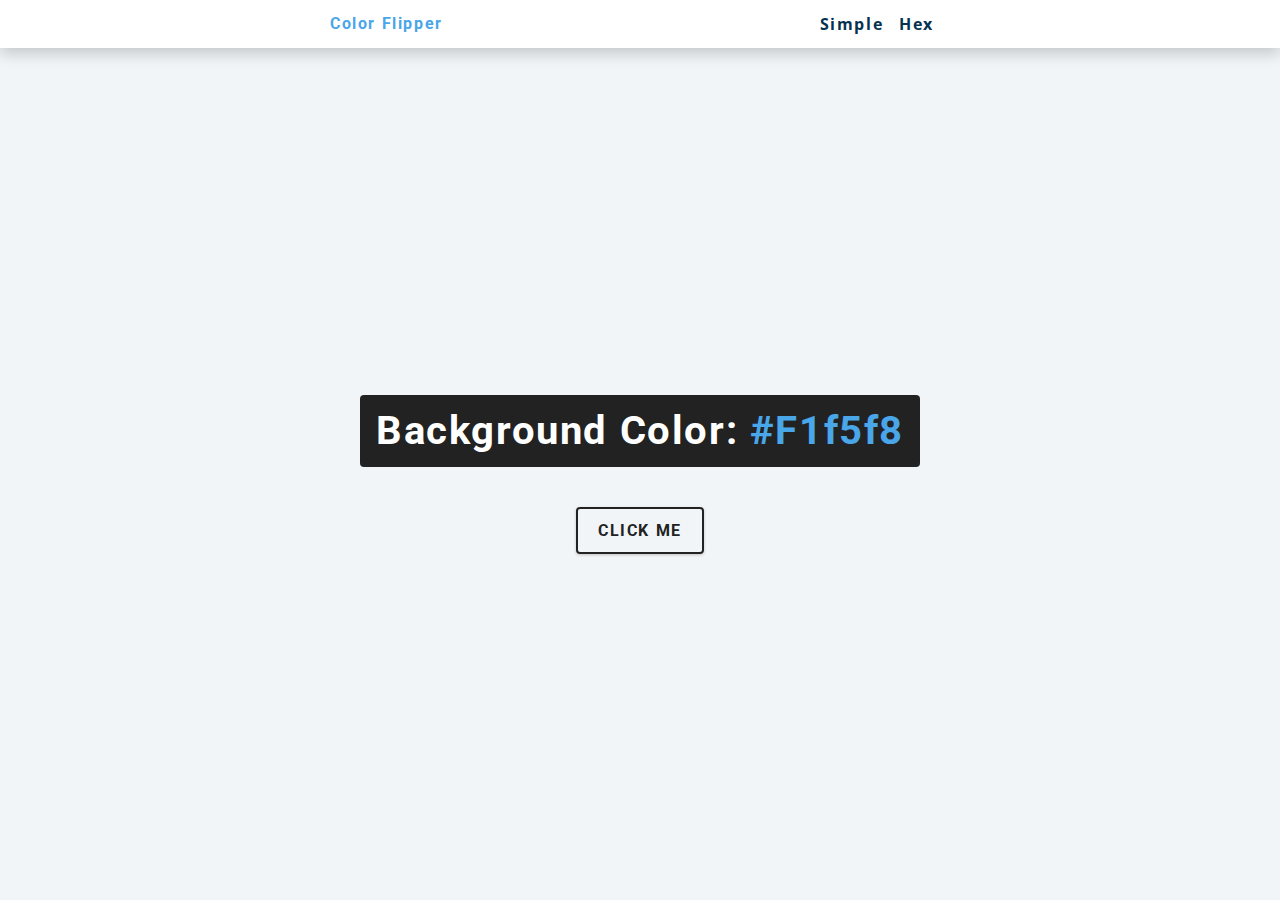
<file: 01-color-flip/index.html>
<!DOCTYPE html>
<html lang="en">
  <head>
    <meta charset="UTF-8" />
    <meta name="viewport" content="width=device-width, initial-scale=1.0" />
    <script src="app.js" defer></script>
    <title>UniversalOxygen||Color Flipper||Simple</title>

    <!-- styles -->
    <link rel="stylesheet" href="styles.css" />
  </head>
  <body>
    <nav>
      <div class="nav-center">
        <h4>color flipper</h4>
        <ul class="nav-links">
          <li>
            <a href="index.html">simple</a>
          </li>
          <li>
            <a href="hex.html">hex</a>
          </li>
        </ul>
      </div>
    </nav>
    <main>
      <div class="container">
        <h2>background color: <span class="color">#f1f5f8</span></h2>
        <button class="btn btn-hero" id="btn">click me</button>
      </div>
    </main>
  </body>
</html>
</file>
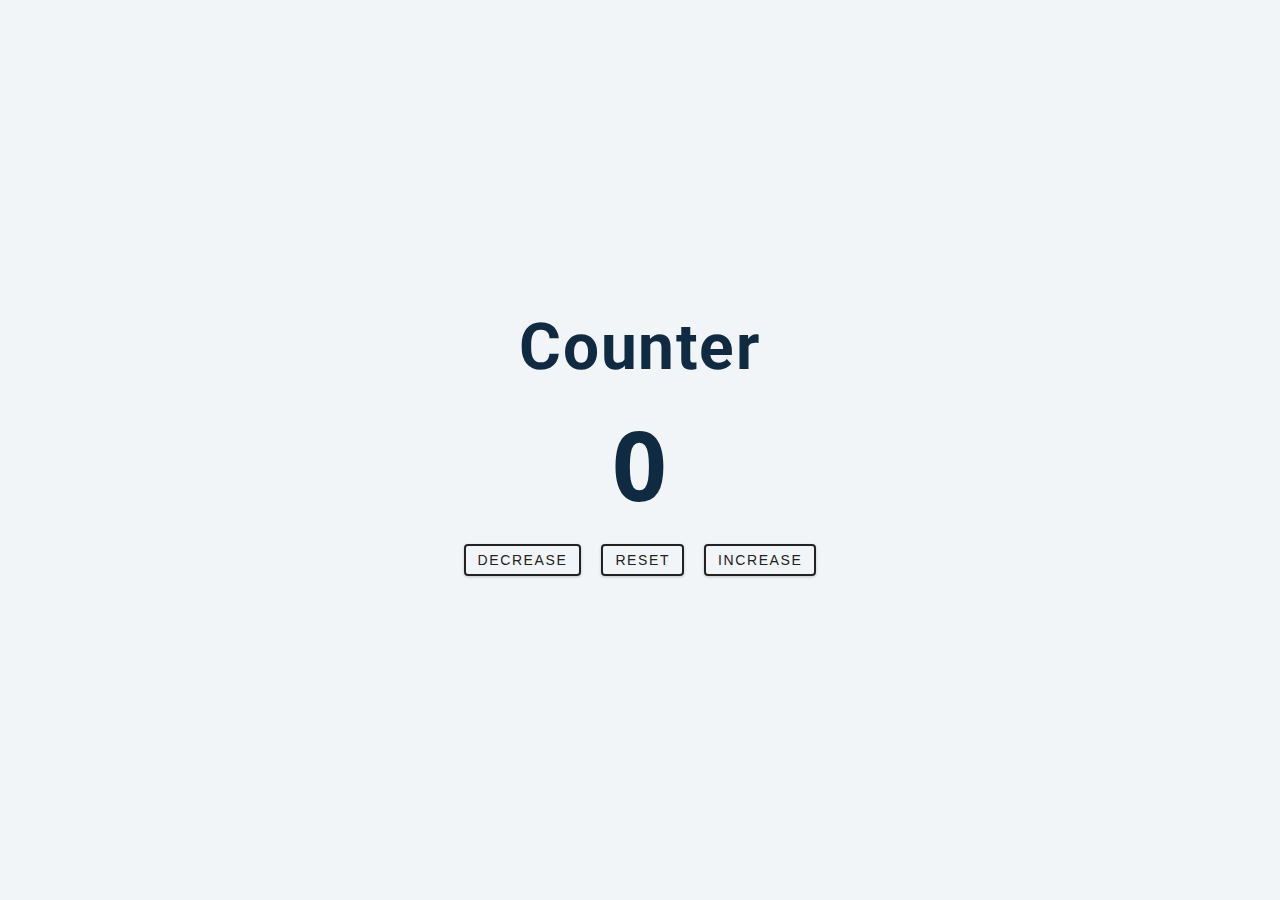
<file: 02-COUNTER/index.html>
<!DOCTYPE html>
<html lang="en">
  <head>
    <meta charset="UTF-8" />
    <meta name="viewport" content="width=device-width, initial-scale=1.0" />
    <link rel="stylesheet" href="styles.css" />
    <script src="app.js" defer></script>
    <title>UniversalOxygen||Counter</title>
  </head>
  <body>
    <main>
      <div class="container">
        <h1>Counter</h1>
        <span id="value">0</span>
        <div class="button-container">
          <button class="btn decrease">DECREASE</button>
          <button class="btn reset" >RESET</button>
          <button class="btn increase">INCREASE</button>
        </div>
      </div>
    </main>
  </body>
</html>
</file>
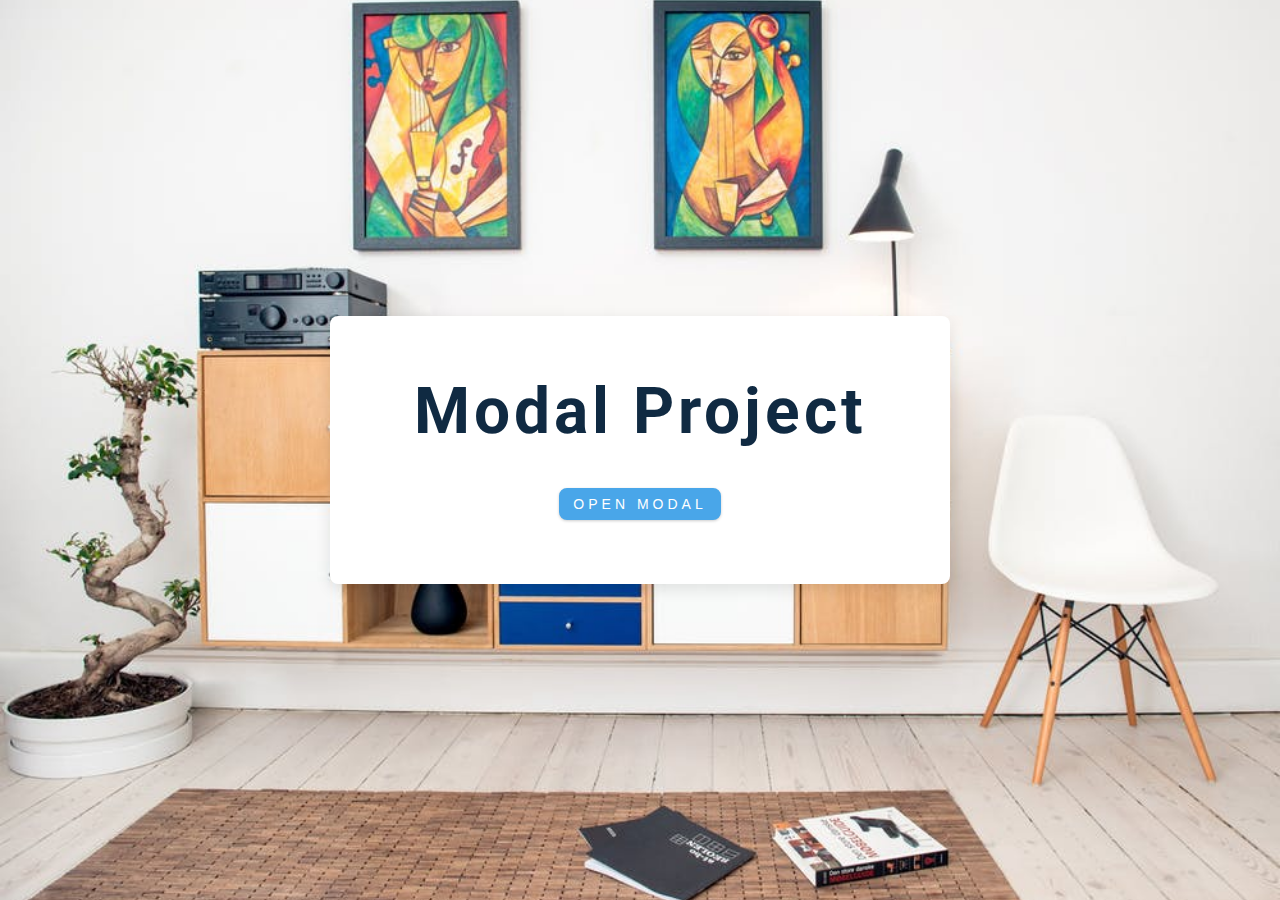
<file: 06-MODAL/index.html>
<!DOCTYPE html>
<html lang="en">
  <head>
    <meta charset="UTF-8" />
    <meta name="viewport" content="width=device-width, initial-scale=1.0" />
    
    <script src="app.js" defer></script>
    <title>UniversalOxygen||Modal</title>
    <!-- font-awesome -->
    <link
      rel="stylesheet"
      href="https://cdnjs.cloudflare.com/ajax/libs/font-awesome/5.14.0/css/all.min.css"
    />
    <!-- styles -->
    <link rel="stylesheet" href="styles.css" />
  </head>
  <body>
    <header class="hero">
      <div class="banner">
        <h1>modal project</h1>
        <button class="btn modal-btn">
          open modal
        </button>
      </div>
    </header>
    <div class="modal-overlay">
      <div class="modal-container">
        <h3>I'm UniversalOxygen</h3>

        <button class="close-btn">
          <i class="fas fa-times"></i>
        </button>
      </div>
    </div>
  </body>
</html>
</file>
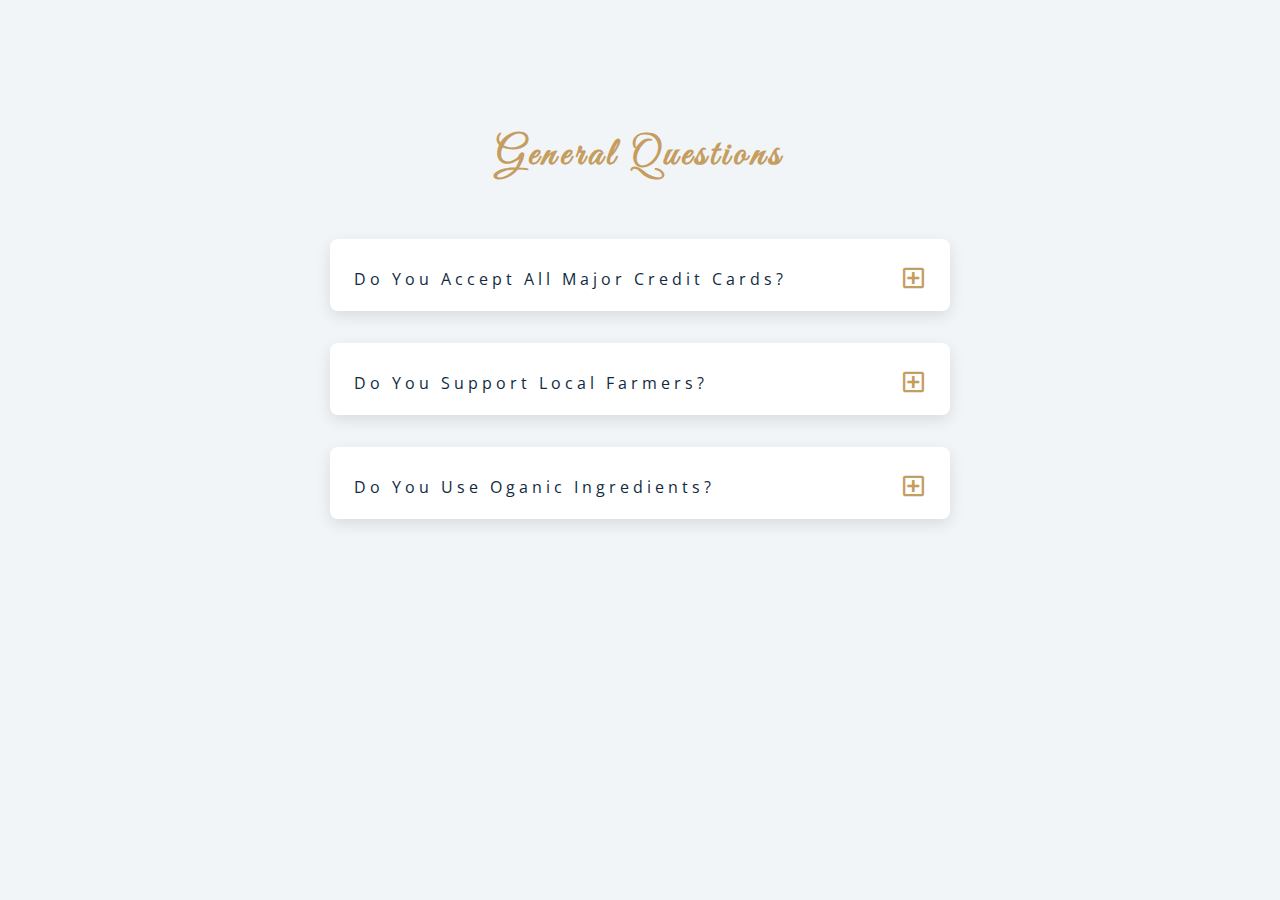
<file: 07-QUESTION/index.html>
<!DOCTYPE html>
<html lang="en">
  <head>
    <meta charset="UTF-8" />
    <meta name="viewport" content="width=device-width, initial-scale=1.0" />
    <script src="app.js" defer></script>
    <title>UniversalOxygen||Q & A</title>
    <link
      rel="stylesheet"
      href="https://cdnjs.cloudflare.com/ajax/libs/font-awesome/5.14.0/css/all.min.css"
    />
    <link
      href="https://fonts.googleapis.com/css?family=Great+Vibes&display=swap"
      rel="stylesheet"
    />
    <link rel="stylesheet" href="styles.css" />
  </head>
  <body>
    <section class="questions">
      <div class="title">
        <h2>General Questions</h2>
      </div>
      <div class="section-center">
        <article class="question">
          <div class="question-title">
            <p>Do you accept all major credit cards?</p>
            <button class="question-btn" type="button">
              <span class="plus-icon">
                <i class="far fa-plus-square"></i>
              </span>
              <span class="minus-icon">
                <i class="far fa-minus-square"></i>
              </span>
            </button>
          </div>
          <div class="question-text">
            <p>
              Lorem ipsum dolor sit, amet consectetur adipisicing elit. Perspiciatis nobis voluptates repellat neque praesentium natus tenetur totam minima temporibus. Ad veniam blanditiis deserunt fugit fuga tempore, molestias delectus eos nostrum quia voluptas itaque adipisci libero quo sequi eius dolores iusto!
            </p>
          </div>
        </article>
        <article class="question">
          <div class="question-title">
            <p>Do you support local farmers?</p>
            <button class="question-btn" type="button">
              <span class="plus-icon">
                <i class="far fa-plus-square"></i>
              </span>
              <span class="minus-icon">
                <i class="far fa-minus-square"></i>
              </span>
            </button>
          </div>
          <div class="question-text">
            <p>
              Lorem ipsum dolor sit, amet consectetur adipisicing elit. Perspiciatis nobis voluptates repellat neque praesentium natus tenetur totam minima temporibus. Ad veniam blanditiis deserunt fugit fuga tempore, molestias delectus eos nostrum quia voluptas itaque adipisci libero quo sequi eius dolores iusto!
            </p>
          </div>
        </article>
        <article class="question">
          <div class="question-title">
            <p>Do you use Oganic ingredients?</p>
            <button class="question-btn" type="button">
              <span class="plus-icon">
                <i class="far fa-plus-square"></i>
              </span>
              <span class="minus-icon">
                <i class="far fa-minus-square"></i>
              </span>
            </button>
          </div>
          <div class="question-text">
            <p>
              Lorem ipsum dolor sit, amet consectetur adipisicing elit. Perspiciatis nobis voluptates repellat neque praesentium natus tenetur totam minima temporibus. Ad veniam blanditiis deserunt fugit fuga tempore, molestias delectus eos nostrum quia voluptas itaque adipisci libero quo sequi eius dolores iusto!
            </p>
          </div>
        </article>
      </div>
    </section>
  </body>
</html>
</file>
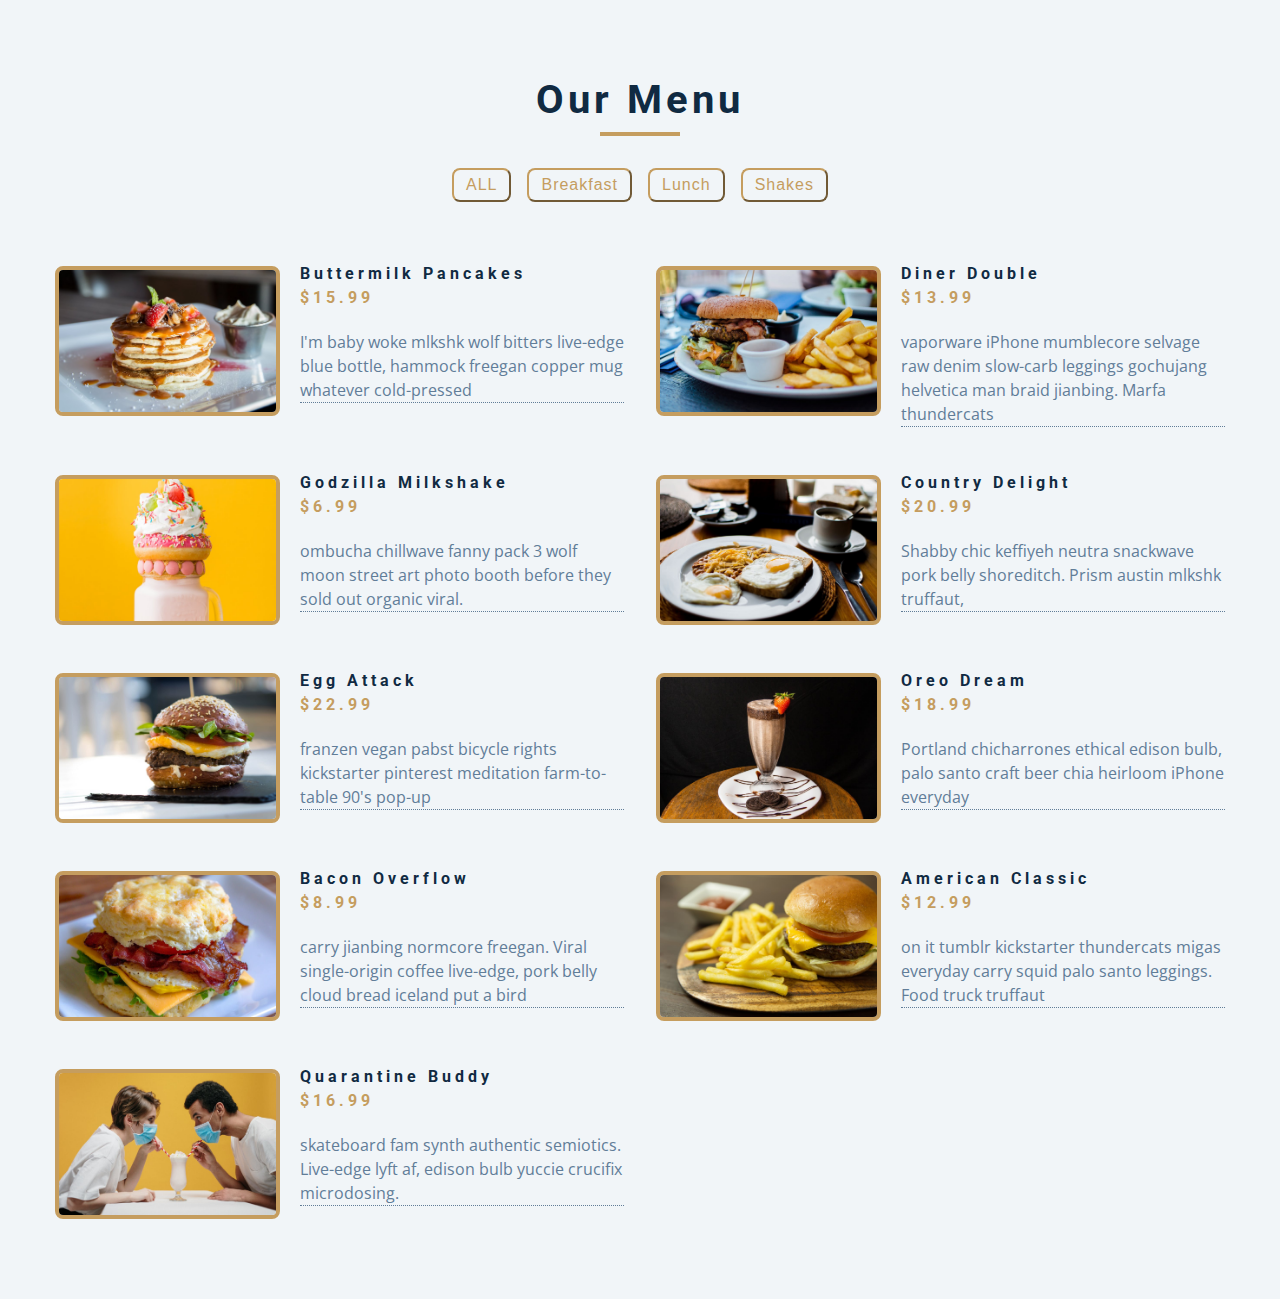
<file: 08-MENU/index.html>
<!DOCTYPE html>
<html lang="en">
  <head>
    <meta charset="UTF-8" />
    <meta name="viewport" content="width=device-width, initial-scale=1.0" />
    <script src="app.js" defer></script>
    <link rel="stylesheet" href="styles.css" />
    <title>UniversalOxygen||Starter</title>
    <link
      rel="stylesheet"
      href="https://cdnjs.cloudflare.com/ajax/libs/font-awesome/5.14.0/css/all.min.css"
    />
  </head>
  <body>
    <section class="menu">
      <div class="title">
        <h2>our menu</h2>
        <div class="underline"></div>
      </div>
      <div class="btn-container">
        <button class="filter-btn" type="button" data-id="all">ALL</button>
        <button class="filter-btn" type="button" data-id="breakfast">breakfast</button>
        <button class="filter-btn" type="button" data-id="lunch">lunch</button>
        <button class="filter-btn" type="button" data-id="shakes">shakes</button>
      </div>
      <div class="section-center">
        <article class="menu-item">
          <img src="./menu-item.jpeg" class="photo" alt="menu item">
          <div class="item-info">
            <h4>buttermilk pancakes</h4>
            <h4 class="price">$15</h4>
            <header>
              <p class="item-text">
                Lorem ipsum dolor sit amet consectetur, adipisicing elit. Fugit similique quos voluptatum adipisci? Alias doloremque hic minima repellat, ullam aspernatur?
              </p>
            </header>
          </div>
        </article>
      </div>
    </section>
  </body>
</html>
</file>
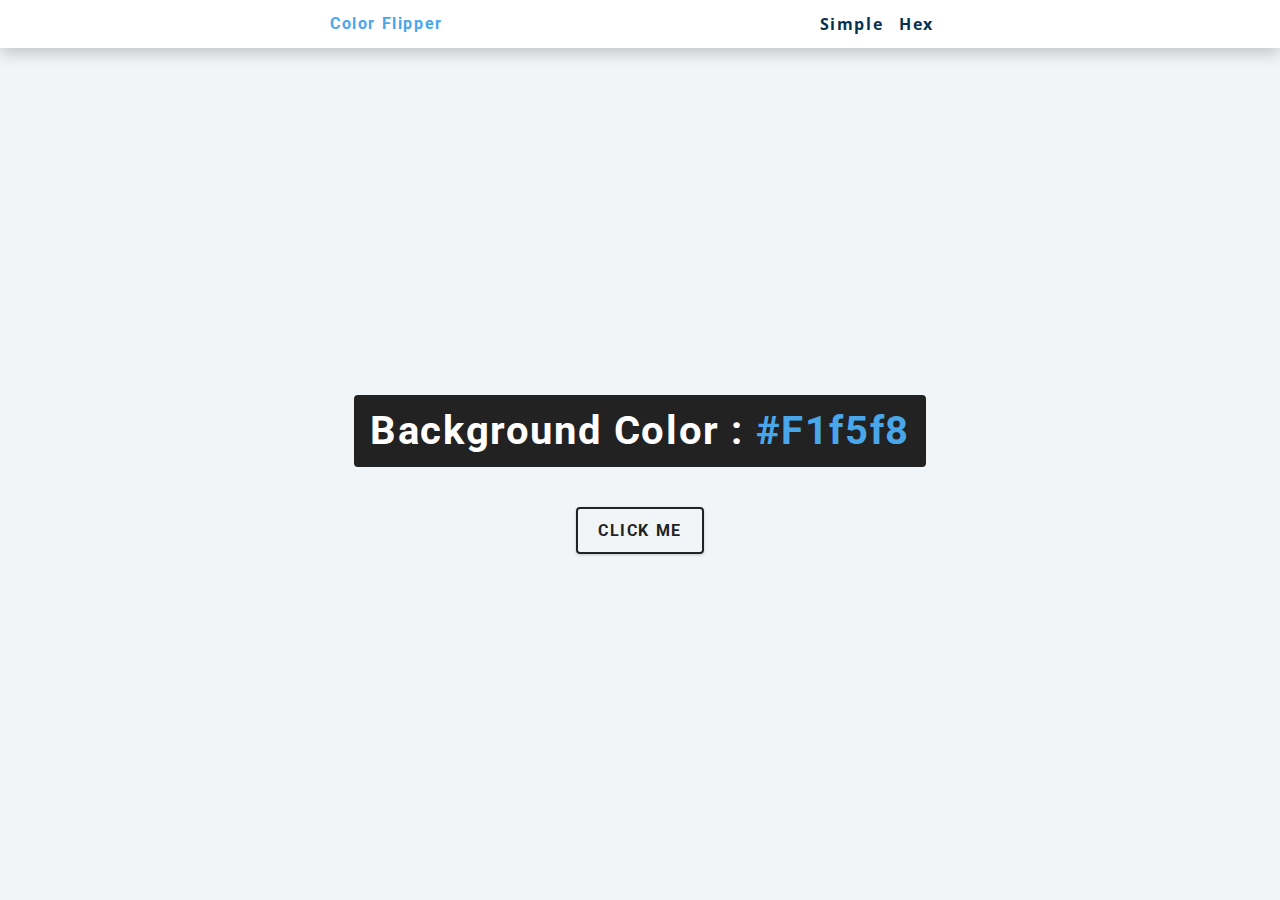
<file: 01-color-flip/hex.html>
<!DOCTYPE html>
<html lang="en">
  <head>
    <meta charset="UTF-8" />
    <meta name="viewport" content="width=device-width, initial-scale=1.0" />
    <script src="hex.js" defer></script>
    <title>
      UniversalOxygen||Color Flipper||Hex
    </title>

    <!-- styles -->
    <link rel="stylesheet" href="styles.css" />
  </head>

  <body>
    <nav>
      <div class="nav-center">
        <h4>color flipper</h4>
        <ul class="nav-links">
          <li><a href="index.html">simple</a></li>
          <li><a href="hex.html">hex</a></li>
        </ul>
      </div>
    </nav>
    <main>
      <div class="container">
        <h2>background color : <span class="color">#f1f5f8</span></h2>
        <button class="btn btn-hero" id="btn">click me</button>
      </div>
    </main>
    <!-- javascript -->
  </body>
</html>
</file>
<file: 01-color-flip/styles.css>
/*
=============== 
Fonts
===============
*/
@import url("https://fonts.googleapis.com/css?family=Open+Sans|Roboto:400,700&display=swap");

/*
=============== 
Variables
===============
*/
 
:root {
  /* dark shades of primary color*/
  --clr-primary-1: hsl(205, 86%, 17%);
  --clr-primary-2: hsl(205, 77%, 27%);
  --clr-primary-3: hsl(205, 72%, 37%);
  --clr-primary-4: hsl(205, 63%, 48%);
  /* primary/main color */
  --clr-primary-5: hsl(205, 78%, 60%);
  /* lighter shades of primary color */
  --clr-primary-6: hsl(205, 89%, 70%);
  --clr-primary-7: hsl(205, 90%, 76%);
  --clr-primary-8: hsl(205, 86%, 81%);
  --clr-primary-9: hsl(205, 90%, 88%);
  --clr-primary-10: hsl(205, 100%, 96%);
  /* darkest grey - used for headings */
  --clr-grey-1: hsl(209, 61%, 16%);
  --clr-grey-2: hsl(211, 39%, 23%);
  --clr-grey-3: hsl(209, 34%, 30%);
  --clr-grey-4: hsl(209, 28%, 39%);
  /* grey used for paragraphs */
  --clr-grey-5: hsl(210, 22%, 49%);
  --clr-grey-6: hsl(209, 23%, 60%);
  --clr-grey-7: hsl(211, 27%, 70%);
  --clr-grey-8: hsl(210, 31%, 80%);
  --clr-grey-9: hsl(212, 33%, 89%);
  --clr-grey-10: hsl(210, 36%, 96%);
  --clr-white: #fff;
  --clr-red-dark: hsl(360, 67%, 44%);
  --clr-red-light: hsl(360, 71%, 66%);
  --clr-green-dark: hsl(125, 67%, 44%);
  --clr-green-light: hsl(125, 71%, 66%);
  --clr-black: #222;
  --ff-primary: "Roboto", sans-serif;
  --ff-secondary: "Open Sans", sans-serif;
  --transition: all 0.3s linear;
  --spacing: 0.1rem;
  --radius: 0.25rem;
  --light-shadow: 0 5px 15px rgba(0, 0, 0, 0.1);
  --dark-shadow: 0 5px 15px rgba(0, 0, 0, 0.2);
  --max-width: 1170px;
  --fixed-width: 620px;
}
/*
=============== 
Global Styles
===============
*/

*,
::after,
::before {
  margin: 0;
  padding: 0;
  box-sizing: border-box;
}
body {
  font-family: var(--ff-secondary);
  background: var(--clr-grey-10);
  color: var(--clr-grey-1);
  line-height: 1.5;
  font-size: 0.875rem;
}
ul {
  list-style-type: none;
}
a {
  text-decoration: none;
}
h1,
h2,
h3,
h4 {
  letter-spacing: var(--spacing);
  text-transform: capitalize;
  line-height: 1.25;
  margin-bottom: 0.75rem;
  font-family: var(--ff-primary);
}
h1 {
  font-size: 3rem;
}
h2 {
  font-size: 2rem;
}
h3 {
  font-size: 1.25rem;
}
h4 {
  font-size: 0.875rem;
}
p {
  margin-bottom: 1.25rem;
  color: var(--clr-grey-5);
}
@media screen and (min-width: 800px) {
  h1 {
    font-size: 4rem;
  }
  h2 {
    font-size: 2.5rem;
  }
  h3 {
    font-size: 1.75rem;
  }
  h4 {
    font-size: 1rem;
  }
  body {
    font-size: 1rem;
  }
  h1,
  h2,
  h3,
  h4 {
    line-height: 1;
  }
}
/*  global classes */

/* section */
.section {
  padding: 5rem 0;
}

.section-center {
  width: 90vw;
  margin: 0 auto;
  max-width: 1170px;
}
@media screen and (min-width: 992px) {
  .section-center {
    width: 95vw;
  }
}
main {
  min-height: 100vh;
  display: grid;
  place-items: center;
}

/*
=============== 
Nav
===============
*/
nav {
  background: var(--clr-white);
  height: 3rem;
  display: grid;
  align-items: center;
  box-shadow: var(--dark-shadow);
}
.nav-center {
  width: 90vw;
  max-width: var(--fixed-width);
  margin: 0 auto;
  display: flex;
  align-items: center;
  justify-content: space-between;
}
.nav-center h4 {
  margin-bottom: 0;
  color: var(--clr-primary-5);
}
.nav-links {
  display: flex;
}
nav a {
  text-transform: capitalize;
  font-weight: 700;
  font-size: 1rem;
  color: var(--clr-primary-1);
  letter-spacing: var(--spacing);
  margin-right: 1rem;
}
nav a:hover {
  color: var(--clr-primary-5);
}
/*
=============== 
Container
===============
*/
main {
  min-height: calc(100vh - 3rem);
  display: grid;
  place-items: center;
}
.container {
  text-align: center;
}
.container h2 {
  background: var(--clr-black);
  color: var(--clr-white);
  padding: 1rem;
  border-radius: var(--radius);
  margin-bottom: 2.5rem;
}
.color {
  color: var(--clr-primary-5);
}
.btn-hero {
  font-family: var(--ff-primary);
  text-transform: uppercase;
  background: transparent;
  color: var(--clr-black);
  letter-spacing: var(--spacing);
  display: inline-block;
  font-weight: 700;
  transition: var(--transition);
  border: 2px solid var(--clr-black);
  cursor: pointer;
  box-shadow: 0 1px 3px rgba(0, 0, 0, 0.2);
  border-radius: var(--radius);
  font-size: 1rem;
  padding: 0.75rem 1.25rem;
}
.btn-hero:hover {
  color: var(--clr-white);
  background: var(--clr-black);
}
</file>
<file: 02-COUNTER/styles.css>
/*
=============== 
Fonts
===============
*/
@import url("https://fonts.googleapis.com/css?family=Open+Sans|Roboto:400,700&display=swap");

/*
=============== 
Variables
===============
*/

:root {
  /* dark shades of primary color*/
  --clr-primary-1: hsl(205, 86%, 17%);
  --clr-primary-2: hsl(205, 77%, 27%);
  --clr-primary-3: hsl(205, 72%, 37%);
  --clr-primary-4: hsl(205, 63%, 48%);
  /* primary/main color */
  --clr-primary-5: hsl(205, 78%, 60%);
  /* lighter shades of primary color */
  --clr-primary-6: hsl(205, 89%, 70%);
  --clr-primary-7: hsl(205, 90%, 76%);
  --clr-primary-8: hsl(205, 86%, 81%);
  --clr-primary-9: hsl(205, 90%, 88%);
  --clr-primary-10: hsl(205, 100%, 96%);
  /* darkest grey - used for headings */
  --clr-grey-1: hsl(209, 61%, 16%);
  --clr-grey-2: hsl(211, 39%, 23%);
  --clr-grey-3: hsl(209, 34%, 30%);
  --clr-grey-4: hsl(209, 28%, 39%);
  /* grey used for paragraphs */
  --clr-grey-5: hsl(210, 22%, 49%);
  --clr-grey-6: hsl(209, 23%, 60%);
  --clr-grey-7: hsl(211, 27%, 70%);
  --clr-grey-8: hsl(210, 31%, 80%);
  --clr-grey-9: hsl(212, 33%, 89%);
  --clr-grey-10: hsl(210, 36%, 96%);
  --clr-white: #fff;
  --clr-red-dark: hsl(360, 67%, 44%);
  --clr-red-light: hsl(360, 71%, 66%);
  --clr-green-dark: hsl(125, 67%, 44%);
  --clr-green-light: hsl(125, 71%, 66%);
  --clr-black: #222;
  --ff-primary: "Roboto", sans-serif;
  --ff-secondary: "Open Sans", sans-serif;
  --transition: all 0.3s linear;
  --spacing: 0.1rem;
  --radius: 0.25rem;
  --light-shadow: 0 5px 15px rgba(0, 0, 0, 0.1);
  --dark-shadow: 0 5px 15px rgba(0, 0, 0, 0.2);
  --max-width: 1170px;
  --fixed-width: 620px;
}
/*
=============== 
Global Styles
===============
*/

*,
::after,
::before {
  margin: 0;
  padding: 0;
  box-sizing: border-box;
}
body {
  font-family: var(--ff-secondary);
  background: var(--clr-grey-10);
  color: var(--clr-grey-1);
  line-height: 1.5;
  font-size: 0.875rem;
}
ul {
  list-style-type: none;
}
a {
  text-decoration: none;
}
h1,
h2,
h3,
h4 {
  letter-spacing: var(--spacing);
  text-transform: capitalize;
  line-height: 1.25;
  margin-bottom: 0.75rem;
  font-family: var(--ff-primary);
}
h1 {
  font-size: 3rem;
}
h2 {
  font-size: 2rem;
}
h3 {
  font-size: 1.25rem;
}
h4 {
  font-size: 0.875rem;
}
p {
  margin-bottom: 1.25rem;
  color: var(--clr-grey-5);
}
@media screen and (min-width: 800px) {
  h1 {
    font-size: 4rem;
  }
  h2 {
    font-size: 2.5rem;
  }
  h3 {
    font-size: 1.75rem;
  }
  h4 {
    font-size: 1rem;
  }
  body {
    font-size: 1rem;
  }
  h1,
  h2,
  h3,
  h4 {
    line-height: 1;
  }
}
/*  global classes */

/* section */
.section {
  padding: 5rem 0;
}

.section-center {
  width: 90vw;
  margin: 0 auto;
  max-width: 1170px;
}
@media screen and (min-width: 992px) {
  .section-center {
    width: 95vw;
  }
}
main {
  min-height: 100vh;
  display: grid;
  place-items: center;
}

/*
=============== 
Counter
===============
*/

main {
  min-height: 100vh;
  display: grid;
  place-items: center;
}
.container {
  text-align: center;
}
#value {
  font-size: 6rem;
  font-weight: bold;
}
.btn {
  text-transform: uppercase;
  background: transparent;
  color: var(--clr-black);
  padding: 0.375rem 0.75rem;
  letter-spacing: var(--spacing);
  display: inline-block;
  transition: var(--transition);
  font-size: 0.875rem;
  border: 2px solid var(--clr-black);
  cursor: pointer;
  box-shadow: 0 1px 3px rgba(0, 0, 0, 0.2);
  border-radius: var(--radius);
  margin: 0.5rem;
}
.btn:hover {
  color: var(--clr-white);
  background: var(--clr-black);
}
</file>
<file: 06-MODAL/styles.css>
/*
=============== 
Fonts
===============
*/
@import url("https://fonts.googleapis.com/css?family=Open+Sans|Roboto:400,700&display=swap");

/*
=============== 
Variables
===============
*/

:root {
  /* dark shades of primary color*/
  --clr-primary-1: hsl(205, 86%, 17%);
  --clr-primary-2: hsl(205, 77%, 27%);
  --clr-primary-3: hsl(205, 72%, 37%);
  --clr-primary-4: hsl(205, 63%, 48%);
  /* primary/main color */
  --clr-primary-5: #49a6e9;
  /* --clr-primary-5: rgb(73, 166, 233); */
  /* lighter shades of primary color */
  --clr-primary-6: hsl(205, 89%, 70%);
  --clr-primary-7: hsl(205, 90%, 76%);
  --clr-primary-8: hsl(205, 86%, 81%);
  --clr-primary-9: hsl(205, 90%, 88%);
  --clr-primary-10: hsl(205, 100%, 96%);
  /* darkest grey - used for headings */
  --clr-grey-1: hsl(209, 61%, 16%);
  --clr-grey-2: hsl(211, 39%, 23%);
  --clr-grey-3: hsl(209, 34%, 30%);
  --clr-grey-4: hsl(209, 28%, 39%);
  /* grey used for paragraphs */
  --clr-grey-5: hsl(210, 22%, 49%);
  --clr-grey-6: hsl(209, 23%, 60%);
  --clr-grey-7: hsl(211, 27%, 70%);
  --clr-grey-8: hsl(210, 31%, 80%);
  --clr-grey-9: hsl(212, 33%, 89%);
  --clr-grey-10: hsl(210, 36%, 96%);
  --clr-white: #fff;
  --clr-red-dark: hsl(360, 67%, 44%);
  --clr-red-light: hsl(360, 71%, 66%);
  --clr-green-dark: hsl(125, 67%, 44%);
  --clr-green-light: hsl(125, 71%, 66%);
  --clr-black: #222;
  --ff-primary: "Roboto", sans-serif;
  --ff-secondary: "Open Sans", sans-serif;
  --transition: all 0.3s linear;
  --spacing: 0.25rem;
  --radius: 0.5rem;
  --light-shadow: 0 5px 15px rgba(0, 0, 0, 0.1);
  --dark-shadow: 0 5px 15px rgba(0, 0, 0, 0.2);
  --max-width: 1170px;
  --fixed-width: 620px;
}
/*
=============== 
Global Styles
===============
*/

*,
::after,
::before {
  margin: 0;
  padding: 0;
  box-sizing: border-box;
}
body {
  font-family: var(--ff-secondary);
  background: var(--clr-grey-10);
  color: var(--clr-grey-1);
  line-height: 1.5;
  font-size: 0.875rem;
}
ul {
  list-style-type: none;
}
a {
  text-decoration: none;
}
img:not(.logo) {
  width: 100%;
}
img {
  display: block;
}

h1,
h2,
h3,
h4 {
  letter-spacing: var(--spacing);
  text-transform: capitalize;
  line-height: 1.25;
  margin-bottom: 0.75rem;
  font-family: var(--ff-primary);
}
h1 {
  font-size: 3rem;
}
h2 {
  font-size: 2rem;
}
h3 {
  font-size: 1.25rem;
}
h4 {
  font-size: 0.875rem;
}
p {
  margin-bottom: 1.25rem;
  color: var(--clr-grey-5);
}
@media screen and (min-width: 800px) {
  h1 {
    font-size: 4rem;
  }
  h2 {
    font-size: 2.5rem;
  }
  h3 {
    font-size: 1.75rem;
  }
  h4 {
    font-size: 1rem;
  }
  body {
    font-size: 1rem;
  }
  h1,
  h2,
  h3,
  h4 {
    line-height: 1;
  }
}
/*  global classes */

.btn {
  text-transform: uppercase;
  background: transparent;
  color: var(--clr-black);
  padding: 0.375rem 0.75rem;
  letter-spacing: var(--spacing);
  display: inline-block;
  transition: var(--transition);
  font-size: 0.875rem;
  border: 2px solid var(--clr-black);
  cursor: pointer;
  box-shadow: 0 1px 3px rgba(0, 0, 0, 0.2);
  border-radius: var(--radius);
}
.btn:hover {
  color: var(--clr-white);
  background: var(--clr-black);
}
/* section */
.section {
  padding: 5rem 0;
}

.section-center {
  width: 90vw;
  margin: 0 auto;
  max-width: 1170px;
}
@media screen and (min-width: 992px) {
  .section-center {
    width: 95vw;
  }
}
main {
  min-height: 100vh;
  display: grid;
  place-items: center;
}
/*
=============== 
Modal
===============
*/
.hero {
  min-height: 100vh;
  background: url("./hero.jpeg") center/cover no-repeat;
  display: grid;
  place-items: center;
}
.banner {
  background: var(--clr-white);
  padding: 4rem 0;
  border-radius: var(--radius);
  box-shadow: var(--light-shadow);
  text-align: center;
  width: 90vw;
  max-width: var(--fixed-width);
}
.modal-btn {
  margin-top: 2rem;
  background: var(--clr-primary-5);
  border-color: var(--clr-primary-5);
  color: var(--clr-white);
}
.modal-btn:hover {
  background: transparent;
  color: var(--clr-primary-5);
}
.modal-overlay {
  position: fixed;
  top: 0;
  left: 0;
  width: 100%;
  height: 100%;
  background: rgba(73, 166, 233, 0.5);
  display: grid;
  place-items: center;
  transition: var(--transition);
  visibility: hidden;
  z-index: -10;
}
/* OPEN/CLOSE MODAL */
.open-modal {
  visibility: visible;
  z-index: 10;
}
.modal-container {
  background: var(--clr-white);
  border-radius: var(--radius);
  width: 90vw;
  height: 30vh;
  max-width: var(--fixed-width);
  text-align: center;
  display: grid;
  place-items: center;
  position: relative;
}
.close-btn {
  position: absolute;
  top: 1rem;
  right: 1rem;
  font-size: 2rem;
  background: transparent;
  border-color: transparent;
  color: var(--clr-red-dark);
  cursor: pointer;
  transition: var(--transition);
}
.close-btn:hover {
  color: var(--clr-red-light);
  transform: scale(1.3);
}
</file>
<file: 07-QUESTION/styles.css>
/*
=============== 
Fonts
===============
*/
@import url("https://fonts.googleapis.com/css?family=Open+Sans|Roboto:400,700&display=swap");

/*
=============== 
Variables
===============
*/

:root {
  /* dark shades of primary color*/
  --clr-primary-1: hsl(205, 86%, 17%);
  --clr-primary-2: hsl(205, 77%, 27%);
  --clr-primary-3: hsl(205, 72%, 37%);
  --clr-primary-4: hsl(205, 63%, 48%);
  /* primary/main color */
  --clr-primary-5: #49a6e9;
  /* lighter shades of primary color */
  --clr-primary-6: hsl(205, 89%, 70%);
  --clr-primary-7: hsl(205, 90%, 76%);
  --clr-primary-8: hsl(205, 86%, 81%);
  --clr-primary-9: hsl(205, 90%, 88%);
  --clr-primary-10: hsl(205, 100%, 96%);
  /* darkest grey - used for headings */
  --clr-grey-1: hsl(209, 61%, 16%);
  --clr-grey-2: hsl(211, 39%, 23%);
  --clr-grey-3: hsl(209, 34%, 30%);
  --clr-grey-4: hsl(209, 28%, 39%);
  /* grey used for paragraphs */
  --clr-grey-5: hsl(210, 22%, 49%);
  --clr-grey-6: hsl(209, 23%, 60%);
  --clr-grey-7: hsl(211, 27%, 70%);
  --clr-grey-8: hsl(210, 31%, 80%);
  --clr-grey-9: hsl(212, 33%, 89%);
  --clr-grey-10: hsl(210, 36%, 96%);
  --clr-white: #fff;
  --clr-red-dark: hsl(360, 67%, 44%);
  --clr-red-light: hsl(360, 71%, 66%);
  --clr-green-dark: hsl(125, 67%, 44%);
  --clr-green-light: hsl(125, 71%, 66%);
  --clr-gold: #c59d5f;
  --clr-black: #222;
  --ff-primary: "Roboto", sans-serif;
  --ff-secondary: "Open Sans", sans-serif;
  --transition: all 0.3s linear;
  --spacing: 0.25rem;
  --radius: 0.5rem;
  --light-shadow: 0 5px 15px rgba(0, 0, 0, 0.1);
  --dark-shadow: 0 5px 15px rgba(0, 0, 0, 0.2);
  --max-width: 1170px;
  --fixed-width: 620px;
}
/*
=============== 
Global Styles
===============
*/

*,
::after,
::before {
  margin: 0;
  padding: 0;
  box-sizing: border-box;
}
body {
  font-family: var(--ff-secondary);
  background: var(--clr-grey-10);
  color: var(--clr-grey-1);
  line-height: 1.5;
  font-size: 0.875rem;
}
ul {
  list-style-type: none;
}
a {
  text-decoration: none;
}
img:not(.logo) {
  width: 100%;
}
img {
  display: block;
}

h1,
h2,
h3,
h4 {
  letter-spacing: var(--spacing);
  text-transform: capitalize;
  line-height: 1.25;
  margin-bottom: 0.75rem;
  font-family: var(--ff-primary);
}
h1 {
  font-size: 3rem;
}
h2 {
  font-size: 2rem;
}
h3 {
  font-size: 1.25rem;
}
h4 {
  font-size: 0.875rem;
}
p {
  margin-bottom: 1.25rem;
  color: var(--clr-grey-5);
}
@media screen and (min-width: 800px) {
  h1 {
    font-size: 4rem;
  }
  h2 {
    font-size: 2.5rem;
  }
  h3 {
    font-size: 1.75rem;
  }
  h4 {
    font-size: 1rem;
  }
  body {
    font-size: 1rem;
  }
  h1,
  h2,
  h3,
  h4 {
    line-height: 1;
  }
}
/*  global classes */

.btn {
  text-transform: uppercase;
  background: transparent;
  color: var(--clr-black);
  padding: 0.375rem 0.75rem;
  letter-spacing: var(--spacing);
  display: inline-block;
  transition: var(--transition);
  font-size: 0.875rem;
  border: 2px solid var(--clr-black);
  cursor: pointer;
  box-shadow: 0 1px 3px rgba(0, 0, 0, 0.2);
  border-radius: var(--radius);
}
.btn:hover {
  color: var(--clr-white);
  background: var(--clr-black);
}
/* section */
.section {
  padding: 5rem 0;
}

.section-center {
  width: 90vw;
  margin: 0 auto;
  max-width: 1170px;
}
@media screen and (min-width: 992px) {
  .section-center {
    width: 95vw;
  }
}
main {
  min-height: 100vh;
  display: grid;
  place-items: center;
}
/*
=============== 
Questions
===============
*/
.title {
  margin-top: 15vh;
  margin-bottom: 4rem;
}
.title h2 {
  color: var(--clr-gold);
  font-family: "Great Vibes", cursive;
  text-align: center;
}
.section-center {
  max-width: var(--fixed-width);
}
.question {
  background: var(--clr-white);
  border-radius: var(--radius);
  box-shadow: var(--light-shadow);
  padding: 1.5rem 1.5rem 0 1.5rem;
  margin-bottom: 2rem;
}
.question-title {
  display: flex;
  justify-content: space-between;
  align-items: center;
  text-transform: capitalize;
  padding-bottom: 1rem;
}
.question-title p {
  margin-bottom: 0;
  letter-spacing: var(--spacing);
  color: var(--clr-grey-1);
}
.question-btn {
  font-size: 1.5rem;
  background: transparent;
  border-color: transparent;
  cursor: pointer;
  color: var(--clr-gold);
  transition: var(--transition);
}
.question-btn:hover {
  transform: rotate(90deg);
}
.question-text {
  padding: 1rem 0 1.5rem 0;
  border-top: 1px solid rgba(0, 0, 0, 0.2);
}
.question-text p {
  margin-bottom: 0;
}
/* hide text */
.question-text {
  display: none;
}
.show-text .question-text {
  display: block;
}
.minus-icon {
  display: none;
}
.show-text .minus-icon {
  display: inline;
}
.show-text .plus-icon {
  display: none;
}
</file>
<file: 08-MENU/styles.css>
/*
=============== 
Fonts
===============
*/
@import url("https://fonts.googleapis.com/css?family=Open+Sans|Roboto:400,700&display=swap");

/*
=============== 
Variables
===============
*/

:root {
  /* dark shades of primary color*/
  --clr-primary-1: hsl(205, 86%, 17%);
  --clr-primary-2: hsl(205, 77%, 27%);
  --clr-primary-3: hsl(205, 72%, 37%);
  --clr-primary-4: hsl(205, 63%, 48%);
  /* primary/main color */
  --clr-primary-5: #49a6e9;
  /* lighter shades of primary color */
  --clr-primary-6: hsl(205, 89%, 70%);
  --clr-primary-7: hsl(205, 90%, 76%);
  --clr-primary-8: hsl(205, 86%, 81%);
  --clr-primary-9: hsl(205, 90%, 88%);
  --clr-primary-10: hsl(205, 100%, 96%);
  /* darkest grey - used for headings */
  --clr-grey-1: hsl(209, 61%, 16%);
  --clr-grey-2: hsl(211, 39%, 23%);
  --clr-grey-3: hsl(209, 34%, 30%);
  --clr-grey-4: hsl(209, 28%, 39%);
  /* grey used for paragraphs */
  --clr-grey-5: hsl(210, 22%, 49%);
  --clr-grey-6: hsl(209, 23%, 60%);
  --clr-grey-7: hsl(211, 27%, 70%);
  --clr-grey-8: hsl(210, 31%, 80%);
  --clr-grey-9: hsl(212, 33%, 89%);
  --clr-grey-10: hsl(210, 36%, 96%);
  --clr-white: #fff;
  --clr-red-dark: hsl(360, 67%, 44%);
  --clr-red-light: hsl(360, 71%, 66%);
  --clr-green-dark: hsl(125, 67%, 44%);
  --clr-green-light: hsl(125, 71%, 66%);
  --clr-gold: #c59d5f;
  --clr-black: #222;
  --ff-primary: "Roboto", sans-serif;
  --ff-secondary: "Open Sans", sans-serif;
  --transition: all 0.3s linear;
  --spacing: 0.25rem;
  --radius: 0.5rem;
  --light-shadow: 0 5px 15px rgba(0, 0, 0, 0.1);
  --dark-shadow: 0 5px 15px rgba(0, 0, 0, 0.2);
  --max-width: 1170px;
  --fixed-width: 620px;
}
/*
=============== 
Global Styles
===============
*/

*,
::after,
::before {
  margin: 0;
  padding: 0;
  box-sizing: border-box;
}
body {
  font-family: var(--ff-secondary);
  background: var(--clr-grey-10);
  color: var(--clr-grey-1);
  line-height: 1.5;
  font-size: 0.875rem;
}
ul {
  list-style-type: none;
}
a {
  text-decoration: none;
}
img:not(.logo) {
  width: 100%;
}
img {
  display: block;
}

h1,
h2,
h3,
h4 {
  letter-spacing: var(--spacing);
  text-transform: capitalize;
  line-height: 1.25;
  margin-bottom: 0.75rem;
  font-family: var(--ff-primary);
}
h1 {
  font-size: 3rem;
}
h2 {
  font-size: 2rem;
}
h3 {
  font-size: 1.25rem;
}
h4 {
  font-size: 0.875rem;
}
p {
  margin-bottom: 1.25rem;
  color: var(--clr-grey-5);
}
@media screen and (min-width: 800px) {
  h1 {
    font-size: 4rem;
  }
  h2 {
    font-size: 2.5rem;
  }
  h3 {
    font-size: 1.75rem;
  }
  h4 {
    font-size: 1rem;
  }
  body {
    font-size: 1rem;
  }
  h1,
  h2,
  h3,
  h4 {
    line-height: 1;
  }
}
/*  global classes */

.btn {
  text-transform: uppercase;
  background: transparent;
  color: var(--clr-black);
  padding: 0.375rem 0.75rem;
  letter-spacing: var(--spacing);
  display: inline-block;
  transition: var(--transition);
  font-size: 0.875rem;
  border: 2px solid var(--clr-black);
  cursor: pointer;
  box-shadow: 0 1px 3px rgba(0, 0, 0, 0.2);
  border-radius: var(--radius);
}
.btn:hover {
  color: var(--clr-white);
  background: var(--clr-black);
}
/* section */
.section {
  padding: 5rem 0;
}

main {
  min-height: 100vh;
  display: grid;
  place-items: center;
}
/*
=============== 
Menu
===============
*/

.menu {
  padding: 5rem 0;
}
.title {
  text-align: center;
  margin-bottom: 2rem;
}
.underline {
  width: 5rem;
  height: 0.25rem;
  background: var(--clr-gold);
  margin-left: auto;
  margin-right: auto;
}
.btn-container {
  margin-bottom: 4rem;
  display: flex;
  justify-content: center;
}
.filter-btn {
  background: transparent;
  border-color: var(--clr-gold);
  font-size: 1rem;
  text-transform: capitalize;
  margin: 0 0.5rem;
  letter-spacing: 1px;
  border-radius: var(--radius);
  padding: 0.375rem 0.75rem;
  color: var(--clr-gold);
  cursor: pointer;
  transition: var(--transition);
}
.filter-btn:hover {
  background: var(--clr-gold);
  color: var(--clr-white);
}
.section-center {
  width: 90vw;
  margin: 0 auto;
  max-width: 1170px;
  display: grid;
  gap: 3rem 2rem;
  justify-items: center;
}
.menu-item {
  display: grid;
  gap: 1rem 2rem;
  max-width: 25rem;
}
.photo {
  object-fit: cover;
  height: 200px;
  border: 0.25rem solid var(--clr-gold);
  border-radius: var(--radius);
}
.item-info header {
  display: flex;
  justify-content: space-between;
  border-bottom: 0.5px dotted var(--clr-grey-5);
}
.item-info h4 {
  margin-bottom: 0.5rem;
}
.price {
  color: var(--clr-gold);
}
.item-text {
  margin-bottom: 0;
  padding-top: 1rem;
}

@media screen and (min-width: 768px) {
  .menu-item {
    grid-template-columns: 225px 1fr;
    gap: 0 1.25rem;
    max-width: 40rem;
  }
  .photo {
    height: 175px;
  }
}
@media screen and (min-width: 1200px) {
  .section-center {
    width: 95vw;
    grid-template-columns: 1fr 1fr;
  }
  .photo {
    height: 150px;
  }
}
</file>
